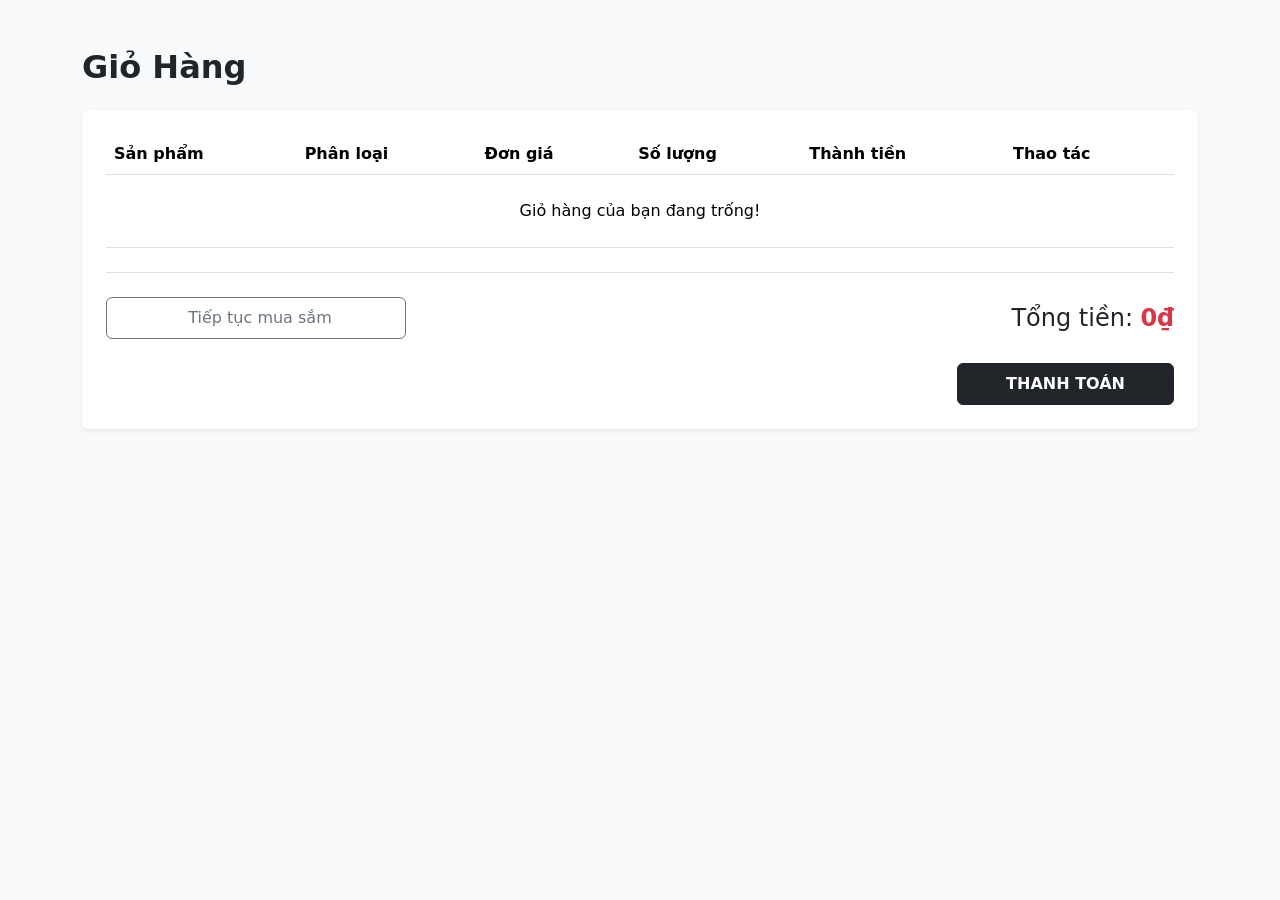
<file: cart.html>
<!DOCTYPE html>
<html lang="vi">
<head>
    <meta charset="UTF-8">
    <meta name="viewport" content="width=device-width, initial-scale=1.0">
    <title>Giỏ Hàng Của Bạn</title>
    <link href="https://cdn.jsdelivr.net/npm/bootstrap@5.3.3/dist/css/bootstrap.min.css" rel="stylesheet">
</head>
<body class="bg-light">

   <div class="container my-5">
        <h2 class="mb-4 fw-bold">Giỏ Hàng</h2>
        
        <div class="bg-white p-3 p-md-4 rounded shadow-sm">
            
            <div class="table-responsive">
                <table class="table align-middle text-nowrap mb-0">
                    <thead>
                        <tr>
                            <th>Sản phẩm</th>
                            <th>Phân loại</th>
                            <th>Đơn giá</th>
                            <th>Số lượng</th>
                            <th>Thành tiền</th>
                            <th>Thao tác</th>
                        </tr>
                    </thead>
                    <tbody id="cart-items">
                        </tbody>
                </table>
            </div>
            
            <div class="d-flex flex-column-reverse flex-md-row justify-content-between align-items-center gap-3 mt-4 border-top pt-4">
                
                <div class="d-grid w-100" style="max-width: 300px;">
                    <a href="#" onclick="if(document.referrer) { history.back(); } else { window.location.href = 'index.html'; } return false;" class="btn btn-outline-secondary px-4 py-2">
                        <i class="fa fa-arrow-left me-2"></i> Tiếp tục mua sắm
                    </a>
                </div>
                
                <h4 class="m-0 text-center text-md-end w-100">Tổng tiền: <span id="cart-total" class="text-danger fw-bold">0₫</span></h4>
            </div>
            
            <div class="d-grid d-md-flex justify-content-md-end mt-3 mt-md-4">
                <button class="btn btn-dark px-5 py-3 py-md-2 fw-bold">THANH TOÁN</button>
            </div>

        </div>
    </div>

   <script>
    document.addEventListener("DOMContentLoaded", function () {
        const cartItemsContainer = document.getElementById('cart-items');
        const cartTotalElement = document.getElementById('cart-total');
        
        let cart = JSON.parse(localStorage.getItem('shoppingCart')) || [];

        function renderCart() {
            cartItemsContainer.innerHTML = '';
            let total = 0;

            if (cart.length === 0) {
                cartItemsContainer.innerHTML = '<tr><td colspan="6" class="text-center py-4">Giỏ hàng của bạn đang trống!</td></tr>';
                cartTotalElement.innerText = '0₫';
                return;
            }

            cart.forEach((item, index) => {
                const itemTotal = item.price * item.quantity;
                total += itemTotal;

                const priceFormatted = item.price.toLocaleString('vi-VN') + '₫';
                const itemTotalFormatted = itemTotal.toLocaleString('vi-VN') + '₫';

                cartItemsContainer.innerHTML += `
                    <tr>
                        <td>
                            <div class="d-flex align-items-center gap-3">
                                <img src="${item.image}" alt="${item.name}" style="width: 80px; height: 80px; object-fit: contain; border: 1px solid #ddd; border-radius: 4px;">
                                <span class="fw-semibold">${item.name}</span>
                            </div>
                        </td>
                        <td class="text-secondary small">
                            Màu: ${item.color} <br> Size: ${item.size}
                        </td>
                        <td>${priceFormatted}</td>
                        <td>
                            <div class="input-group input-group-sm" style="width: 110px;">
                                <button class="btn btn-outline-secondary decrease-btn" type="button" data-index="${index}">-</button>
                                <input type="text" class="form-control text-center fw-bold bg-white" value="${item.quantity}" readonly>
                                <button class="btn btn-outline-secondary increase-btn" type="button" data-index="${index}">+</button>
                            </div>
                        </td>
                        <td class="fw-bold text-dark">${itemTotalFormatted}</td>
                        <td>
                            <button class="btn btn-sm btn-danger px-2 py-1 remove-btn" data-index="${index}">Xóa</button>
                        </td>
                    </tr>
                `;
            });

            cartTotalElement.innerText = total.toLocaleString('vi-VN') + '₫';

            document.querySelectorAll('.remove-btn').forEach(button => {
                button.addEventListener('click', function() {
                    const idx = this.getAttribute('data-index');
                    cart.splice(idx, 1); 
                    localStorage.setItem('shoppingCart', JSON.stringify(cart)); 
                    renderCart(); 
                });
            });

            document.querySelectorAll('.increase-btn').forEach(button => {
                button.addEventListener('click', function() {
                    const idx = this.getAttribute('data-index');
                    cart[idx].quantity += 1; 
                    localStorage.setItem('shoppingCart', JSON.stringify(cart)); 
                    renderCart(); 
                });
            });

            document.querySelectorAll('.decrease-btn').forEach(button => {
                button.addEventListener('click', function() {
                    const idx = this.getAttribute('data-index');
                    if (cart[idx].quantity > 1) {
                        cart[idx].quantity -= 1; 
                        localStorage.setItem('shoppingCart', JSON.stringify(cart));
                        renderCart();
                    } else {
                        if (confirm("Bạn có muốn xóa sản phẩm này khỏi giỏ hàng?")) {
                            cart.splice(idx, 1);
                            localStorage.setItem('shoppingCart', JSON.stringify(cart));
                            renderCart();
                        }
                    }
                });
            });
        }

        renderCart();
    });
</script>
</body>
</html>
</file>
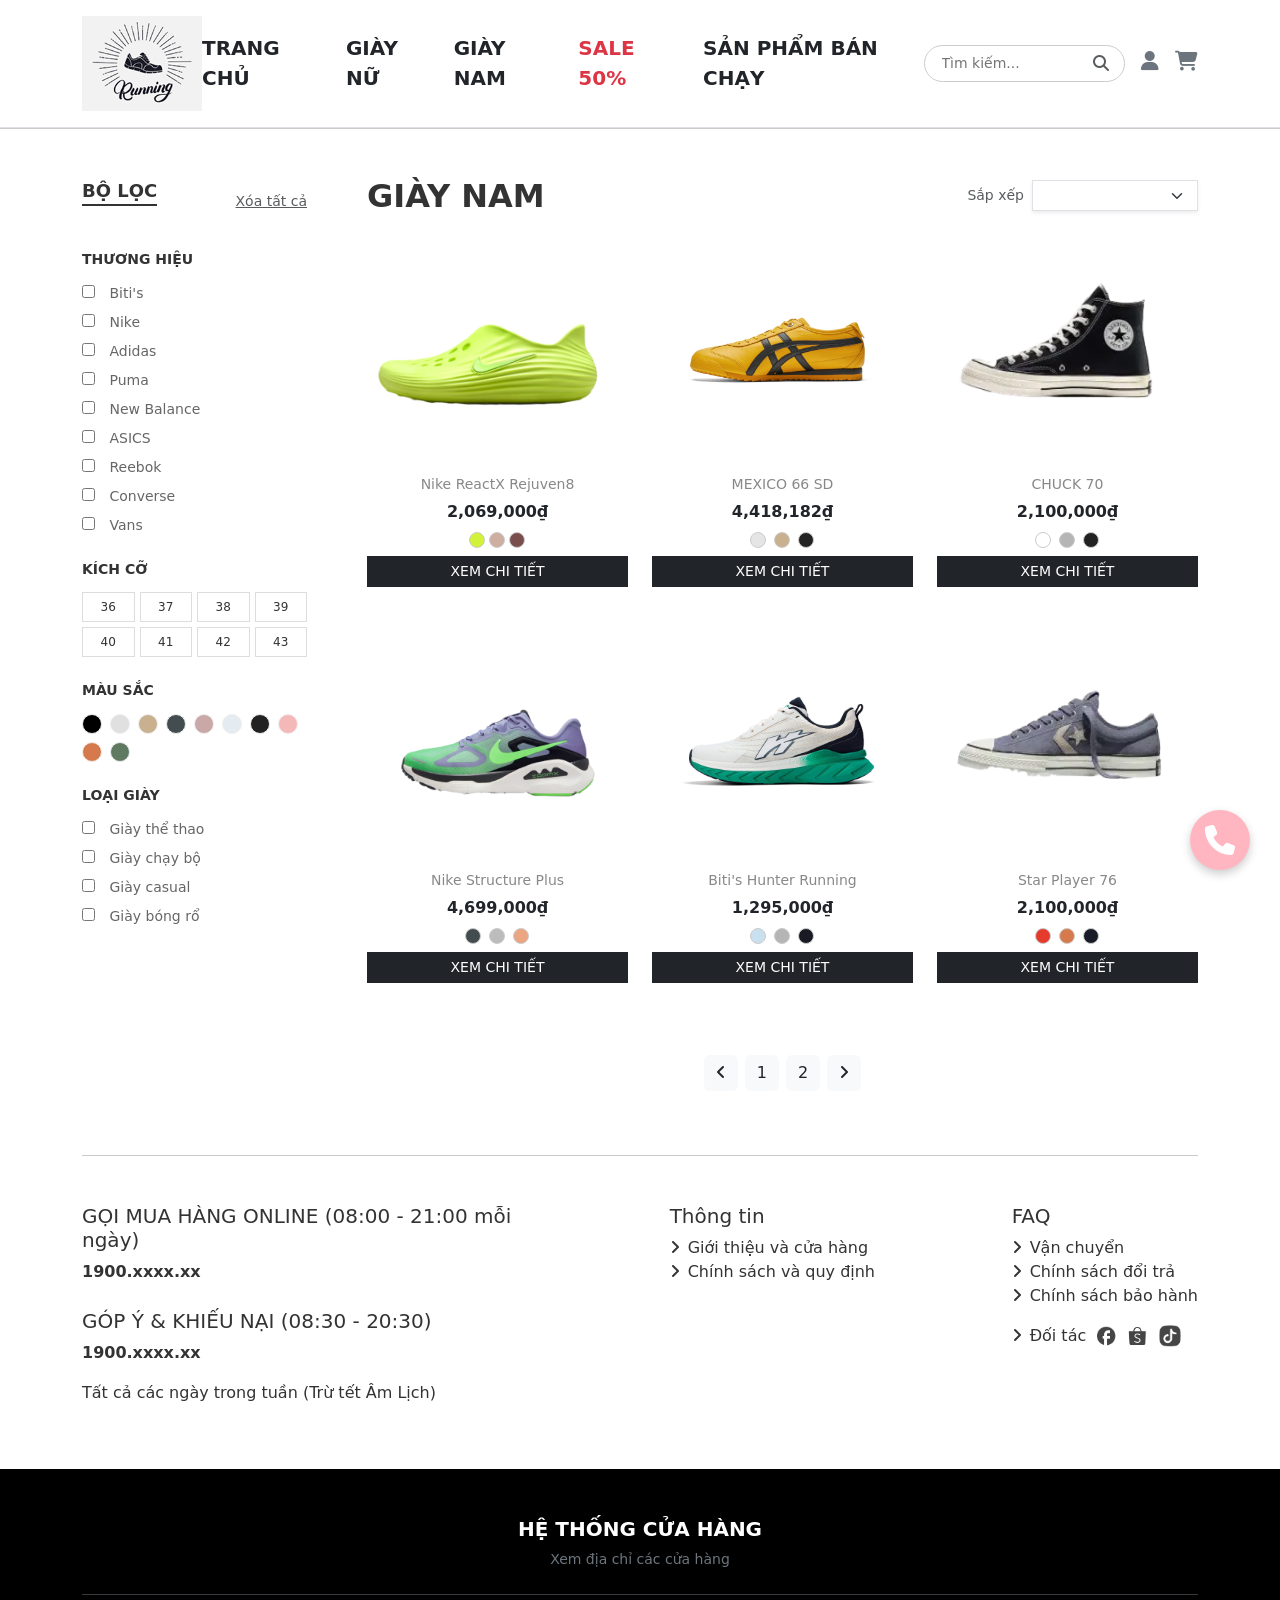
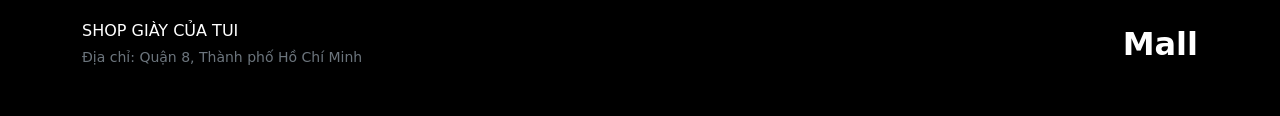
<file: giaynam.html>
<!DOCTYPE html>
<html lang="vi">

<head>
    <meta charset="UTF-8">
    <meta name="viewport" content="width=device-width, initial-scale=1.0">
    <title>Danh mục Giày Nam</title>
    <link rel="stylesheet" href="https://cdnjs.cloudflare.com/ajax/libs/font-awesome/6.4.0/css/all.min.css">
    <link href="https://cdn.jsdelivr.net/npm/bootstrap@5.3.3/dist/css/bootstrap.min.css" rel="stylesheet">

    <style>
        body {
            font-family: system-ui, -apple-system, sans-serif;
            color: #333;
        }

        a {
            text-decoration: none;
            color: inherit;
        }

        /* HEADER */
        .logo img {
            width: 120px;
            object-fit: contain;
        }

        .nav-menu .top-nav a,
        .nav-menu .bottom-nav a {
            font-size: 18px;
            font-weight: 500;
            text-transform: uppercase;
        }

        .search-box {
            border: 1px solid #ccc;
            border-radius: 20px;
            padding: 5px 15px;
            width: 180px;
        }

        .search-box input {
            border: none;
            outline: none;
            width: 100%;
            font-size: 14px;
        }

        /* SIDEBAR BỘ LỌC */
        .filter-title {
            font-size: 18px;
            font-weight: bold;
            text-transform: uppercase;
            margin-bottom: 20px;
            border-bottom: 2px solid #333;
            display: inline-block;
        }

        .filter-section h6 {
            font-size: 14px;
            font-weight: bold;
            text-transform: uppercase;
            margin: 25px 0 15px;
        }

        .filter-list {
            list-style: none;
            padding: 0;
            font-size: 14px;
            color: #666;
        }

        .filter-list li {
            margin-bottom: 8px;
            cursor: pointer;
        }

        .filter-list input {
            margin-right: 10px;
        }

        /* Size Grid */
        .size-grid {
            display: grid;
            grid-template-columns: repeat(4, 1fr);
            gap: 5px;
        }

        .size-item {
            border: 1px solid #ddd;
            padding: 5px;
            text-align: center;
            font-size: 12px;
            cursor: pointer;
        }

        .size-item:hover {
            border-color: #333;
        }

        /* Color Dots */
        .color-filter-dots {
            display: flex;
            gap: 8px;
            flex-wrap: wrap;
        }

        .color-dot {
            width: 20px;
            height: 20px;
            border-radius: 50%;
            border: 1px solid #eee;
            cursor: pointer;
        }

        /* PRODUCT LIST */
        .category-title {
            font-size: 32px;
            font-weight: bold;
            text-transform: uppercase;
            margin-bottom: 30px;
        }

        .product-card .img-wrapper {
            width: 100%;
            height: 220px;
            display: flex;
            align-items: center;
            justify-content: center;
            margin-bottom: 15px;
        }

        .product-card .img-wrapper img {
            max-width: 100%;
            max-height: 100%;
            object-fit: contain;
        }

        .product-name {
            font-size: 14px;
            color: #888;
            margin-bottom: 5px;
        }

        .product-price {
            font-size: 16px;
            font-weight: bold;
        }

        .product-card .color-dots .color-dot {
            width: 16px;
            height: 16px;
            border-radius: 50%;
            border: 1px solid #ccc;
            cursor: pointer;
            transition: transform 0.2s;
        }

        .product-card .color-dots .color-dot:hover {
            transform: scale(1.2);
        }

        .social-row img {
            width: 24px;
            height: 24px;
            object-fit: contain;
            cursor: pointer;
        }

        /* FOOTER */
        .footer-black {
            background: #000;
            color: #fff;
            padding: 40px 0;
        }

        .footer-white {
            font-size: 13px;
            color: #666;
        }

        /* NÚT FLOAT */
        .floating-btn {
            position: fixed;
            bottom: 30px;
            right: 30px;
            width: 60px;
            height: 60px;
            background-color: #ffb6c1;
            border-radius: 50%;
            display: flex;
            align-items: center;
            justify-content: center;
            box-shadow: 0 4px 10px rgba(0, 0, 0, 0.2);
            cursor: pointer;
            z-index: 999;
            transition: 0.3s;
        }

        .floating-btn:hover {
            background-color: #ff9fb0;
        }

        .floating-btn svg {
            width: 30px;
            height: 30px;
            fill: #fff;
        }

        /* RESPONSIVE */
        @media (max-width: 767.98px) {

            header.container {
                flex-direction: column !important;
                gap: 15px;
                text-align: center;
            }

            .nav-menu {
                padding-left: 0 !important;
            }

            .nav-menu .top-nav {
                flex-wrap: wrap;
                justify-content: center;
                gap: 15px !important;
                font-size: 16px !important;
            }

            .nav-menu .bottom-nav {
                font-size: 16px !important;
            }

            .search-box {
                width: 100% !important;
            }

            .banner {
                height: 250px !important;

            }

            .category-title,
            .section-title {
                font-size: 24px !important;
            }

            .product-card .img-wrapper {
                height: 140px !important;
            }

            .product-name {
                font-size: 13px !important;
            }

            .product-price {
                font-size: 14px !important;
            }

            /*Form */
            .login-box,
            .account-banner {
                padding: 40px 20px !important;
            }

            .login-box h1 {
                font-size: 28px !important;
            }

            .benefits-box {
                padding-left: 0 !important;
                border-left: none !important;
                border-top: 1px solid #ddd;
                padding-top: 30px;
                margin-top: 20px;
            }

            .footer-col {
                text-align: center;
                margin-bottom: 30px !important;
            }

            .social-row {
                justify-content: center !important;
            }

            .footer-black-bottom {
                flex-direction: column;
                text-align: center !important;
                gap: 20px;
            }

            .mall-section {
                justify-content: center !important;
            }
        }

        @media (max-width: 575.98px) {
            .nav-menu .top-nav {
                flex-direction: column;
                gap: 10px !important;
            }
        }
    </style>
</head>

<body>

    <header class="navbar navbar-expand-lg navbar-light bg-white border-bottom py-3 sticky-top">
        <div class="container align-items-center">
            <button class="navbar-toggler shadow-none border-0 pe-2" type="button" data-bs-toggle="offcanvas"
                data-bs-target="#offcanvasMenu" aria-controls="offcanvasMenu" aria-label="Toggle navigation">
                <span class="navbar-toggler-icon"></span>
            </button>

            <a class="navbar-brand logo p-0 m-0 mx-auto mx-lg-0" href="index.html">
                <img src="Image/Logo.png" alt="Logo" style="width: 120px; object-fit: contain;">
            </a>

            <div class="offcanvas offcanvas-start" tabindex="-1" id="offcanvasMenu"
                aria-labelledby="offcanvasMenuLabel">

                <div class="offcanvas-header border-bottom d-lg-none">
                    <img src="Image/Logo.png" alt="Logo" style="width: 100px;">
                    <button type="button" class="btn-close shadow-none" data-bs-dismiss="offcanvas"
                        aria-label="Close"></button>
                </div>

                <div class="offcanvas-body">
                    <div
                        class="nav-menu d-flex flex-column flex-lg-row gap-3 gap-lg-4 flex-grow-1 justify-content-center align-items-start align-items-lg-center w-100">
                        <div class="d-flex flex-column flex-lg-row gap-3 gap-lg-4 fs-5 text-uppercase fw-semibold">
                            <a href="index.html" class="nav-link">TRANG CHỦ</a>

                            <a href="giaynu.html" class="nav-link">GIÀY NỮ</a>
                            <a href="giaynam.html" class="nav-link">GIÀY NAM</a>
                            <a href="sale.html" class="nav-link text-danger">SALE 50%</a>
                            <a href="banchay.html" class="nav-link">SẢN PHẨM BÁN CHẠY</a>
                        </div>
                    </div>
                </div>
            </div>

            <div class="d-flex align-items-center gap-3">
                <div class="search-box d-none d-md-flex align-items-center w-auto"
                    style="border: 1px solid #ccc; border-radius: 20px; padding: 6px 15px; width: 180px;">
                    <input type="text" placeholder="Tìm kiếm..." class="w-100"
                        style="border: none; outline: none; font-size: 14px;">
                    <i class="fa fa-search text-muted"></i>
                </div>

                <a href="login.html" class="text-secondary"><i class="fa fa-user fs-5 icon-action" title="User"></i></a>
                <a href="cart.html" class="text-secondary"><i class="fa fa-shopping-cart fs-5 icon-action"
                        title="Cart"></i></a>
            </div>
        </div>
    </header>

    <hr class="m-0 opacity-10">

    <main class="container my-5">
        <div class="row">

            <aside class="col-lg-3 pe-lg-5">
                <div class="d-flex justify-content-between align-items-center mb-2">
                    <span class="filter-title">BỘ LỌC</span>
                    <a href="#" id="clear-all-filters" class="text-muted small text-decoration-underline">Xóa tất cả</a>
                </div>

                <div class="filter-section">
                    <h6>Thương hiệu</h6>
                    <ul class="filter-list">
                        <li><input type="checkbox" value="bitis"> Biti's</li>
                        <li><input type="checkbox" value="nike"> Nike</li>
                        <li><input type="checkbox" value="adidas"> Adidas</li>
                        <li><input type="checkbox" value="puma"> Puma</li>
                        <li><input type="checkbox" value="new-balance"> New Balance</li>
                        <li><input type="checkbox" value="asics"> ASICS</li>
                        <li><input type="checkbox" value="reebok"> Reebok</li>
                        <li><input type="checkbox" value="converse"> Converse</li>
                        <li><input type="checkbox" value="vans"> Vans</li>
                    </ul>
                </div>

                <div class="filter-section">
                    <h6>Kích cỡ</h6>
                    <div class="size-grid">
                        <div class="size-item">36</div>
                        <div class="size-item">37</div>
                        <div class="size-item">38</div>
                        <div class="size-item">39</div>
                        <div class="size-item">40</div>
                        <div class="size-item">41</div>
                        <div class="size-item">42</div>
                        <div class="size-item">43</div>
                    </div>
                </div>

                <div class="filter-section">
                    <h6>Màu sắc</h6>
                    <div class="color-filter-dots">
                        <div class="color-dot" style="background: #000;" data-color="black"></div>
                        <div class="color-dot" style="background: #e0e0e0;" data-color="light-gray"></div>
                        <div class="color-dot" style="background: #c9b08f;" data-color="beige"></div>
                        <div class="color-dot" style="background: #434d4f;" data-color="dark-gray"></div>
                        <div class="color-dot" style="background: #cba8a8;" data-color="light-pink"></div>
                        <div class="color-dot" style="background: #e4ebf1;" data-color="light-blue"></div>
                        <div class="color-dot" style="background: #222;" data-color="dark"></div>
                        <div class="color-dot" style="background: #f4b8b8;" data-color="light-pink"></div>
                        <div class="color-dot" style="background: #d67a4d;" data-color="orange"></div>
                        <div class="color-dot" style="background: #5f7a61;" data-color="green"></div>
                    </div>
                </div>
                <div class="filter-section">
                    <h6>Loại giày</h6>
                    <ul class="filter-list">
                        <li><input type="checkbox" value="the-thao"> Giày thể thao</li>
                        <li><input type="checkbox" value="chay-bo"> Giày chạy bộ</li>
                        <li><input type="checkbox" value="casual"> Giày casual</li>
                        <li><input type="checkbox" value="bong-ro"> Giày bóng rổ</li>
                    </ul>
                </div>
            </aside>

            <section class="col-lg-9">
                <div class="d-flex justify-content-between align-items-center mb-4">
                    <h1 class="category-title m-0">GIÀY NAM</h1>
                    <div class="d-flex align-items-center gap-2">
                        <span class="text-muted small">Sắp xếp</span>
                        <select id="sort-select" class="form-select form-select-sm w-auto text-muted shadow-sm"
                            style="cursor:pointer; border-radius: 0;">
                            <option></option>
                            <option value="default">Mới nhất</option>
                            <option value="price-asc">Giá thấp đến cao</option>
                            <option value="price-desc">Giá cao đến thấp</option>
                        </select>
                    </div>
                </div>

                <div class="row g-4" id="product-list">
                    <div class="col-md-4 col-6 mb-4 product-item" data-brand="nike"
                        data-color="green light-pink dark-gray" data-type="the-thao" data-size="39 40 41 42"
                        data-price="2069000" data-order="1">
                        <div class="card product-card border-0 text-center">
                            <div class="img-wrapper"><img src="Image/nikereact 8.png" alt=""></div>
                            <div class="product-name">Nike ReactX Rejuven8</div>
                            <div class="product-price">2,069,000₫</div>
                            <div class="color-dots d-flex justify-content-center gap-1 mt-2">
                                <div class="color-dot" style="background-color: #d1f238;" title="Xanh Neon"></div>
                                <div class="color-dot" style="background-color: #cdaea1;" title="Hồng Đất"></div>
                                <div class="color-dot" style="background-color: #7b4e4e;" title="Đỏ Đô"></div>
                            </div>
                            <a href="chitietgiaynam.html" class="btn btn-dark btn-sm w-100 mt-2"
                                style="border-radius: 0;">
                                XEM CHI TIẾT
                            </a>
                        </div>
                    </div>

                    <div class="col-md-4 col-6 mb-4 product-item" data-brand="asics" data-color="light-gray beige dark"
                        data-type="casual" data-size="39 40 41 42" data-price="4418182" data-order="2">
                        <div class="card product-card border-0 text-center">
                            <div class="img-wrapper"><img src="Image/MEXICO 66 SD.webp" alt=""></div>
                            <div class="product-name">MEXICO 66 SD</div>
                            <div class="product-price">4,418,182₫</div>
                            <div class="color-dots d-flex justify-content-center gap-2 mt-2">
                                <div class="color-dot" style="background-color: #e5e5e5;" title="Xám Nhạt"></div>
                                <div class="color-dot" style="background-color: #c9b08f;" title="Nâu Vàng"></div>
                                <div class="color-dot" style="background-color: #222222;" title="Đen"></div>
                            </div>
                            <a href="#" class="btn btn-dark btn-sm w-100 mt-2" style="border-radius: 0;">
                                XEM CHI TIẾT
                            </a>
                        </div>
                    </div>

                    <div class="col-md-4 col-6 mb-4 product-item" data-brand="converse" data-color="light-gray black"
                        data-type="casual" data-size="39 40 41 42" data-price="2100000" data-order="3">
                        <div class="card product-card border-0 text-center">
                            <div class="img-wrapper"><img src="Image/chunk70.png" alt=""></div>
                            <div class="product-name">CHUCK 70</div>
                            <div class="product-price">2,100,000₫</div>
                            <div class="color-dots d-flex justify-content-center gap-2 mt-2">
                                <div class="color-dot" style="background-color: #ffffff;" title="Trắng"></div>
                                <div class="color-dot" style="background-color: #b5b5b5;" title="Xám"></div>
                                <div class="color-dot" style="background-color: #222222;" title="Đen"></div>
                            </div>
                            <a href="#" class="btn btn-dark btn-sm w-100 mt-2" style="border-radius: 0;">
                                XEM CHI TIẾT
                            </a>
                        </div>
                    </div>

                    <div class="col-md-4 col-6 mb-4 product-item" data-brand="nike"
                        data-color="dark-gray light-gray orange" data-type="the-thao chay-bo" data-size="39 40 41 42"
                        data-price="4699000" data-order="4">
                        <div class="card product-card border-0 text-center">
                            <div class="img-wrapper"><img src="Image/nike plus.png" alt=""></div>
                            <div class="product-name">Nike Structure Plus</div>
                            <div class="product-price">4,699,000₫</div>
                            <div class="color-dots d-flex justify-content-center gap-2 mt-2">
                                <div class="color-dot" style="background-color: #434d4f;" title="Xanh Đen"></div>
                                <div class="color-dot" style="background-color: #bcbcbc;" title="Xám"></div>
                                <div class="color-dot" style="background-color: #eba582;" title="Cam Đào"></div>
                            </div>
                            <a href="#" class="btn btn-dark btn-sm w-100 mt-2" style="border-radius: 0;">
                                XEM CHI TIẾT
                            </a>
                        </div>
                    </div>

                    <div class="col-md-4 col-6 mb-4 product-item" data-brand="bitis"
                        data-color="light-blue light-gray dark" data-type="the-thao chay-bo" data-size="39 40 41 42"
                        data-price="1295000" data-order="5">
                        <div class="card product-card border-0 text-center">
                            <div class="img-wrapper"><img src="Image/Bitis Running Nam.jpg" alt=""></div>
                            <div class="product-name">Biti's Hunter Running</div>
                            <div class="product-price">1,295,000₫</div>
                            <div class="color-dots d-flex justify-content-center gap-2 mt-2">
                                <div class="color-dot" style="background-color: #c9e0ef;" title="Xanh Nhạt"></div>
                                <div class="color-dot" style="background-color: #b5b5b5;" title="Xám"></div>
                                <div class="color-dot" style="background-color: #1a1a24;" title="Đen"></div>
                            </div>
                            <a href="#" class="btn btn-dark btn-sm w-100 mt-2" style="border-radius: 0;">
                                XEM CHI TIẾT
                            </a>
                        </div>
                    </div>

                    <div class="col-md-4 col-6 mb-4 product-item" data-brand="converse" data-color="orange dark"
                        data-type="casual" data-size="39 40 41 42" data-price="2100000" data-order="6">
                        <div class="card product-card border-0 text-center">
                            <div class="img-wrapper"><img src="Image/slay.png" alt=""></div>
                            <div class="product-name">Star Player 76</div>
                            <div class="product-price">2,100,000₫</div>
                            <div class="color-dots d-flex justify-content-center gap-2 mt-2">
                                <div class="color-dot" style="background-color: #e43c2c;" title="Đỏ"></div>
                                <div class="color-dot" style="background-color: #d67a4d;" title="Cam Đất"></div>
                                <div class="color-dot" style="background-color: #171c26;" title="Xanh Navy"></div>
                            </div>
                            <a href="#" class="btn btn-dark btn-sm w-100 mt-2" style="border-radius: 0;">
                                XEM CHI TIẾT
                            </a>
                        </div>
                    </div>
                </div>

                <nav class="mt-5">
                    <ul class="pagination justify-content-center border-0">
                        <li class="page-item mx-1"><a class="page-link rounded border-0 bg-light text-dark" href="#"><i
                                    class="fa fa-angle-left"></i></a></li>
                        <li class="page-item mx-1"><a class="page-link rounded border-0 bg-light text-dark"
                                href="#">1</a></li>
                        <li class="page-item mx-1"><a class="page-link rounded border-0 bg-light text-dark"
                                href="#">2</a></li>
                        <li class="page-item mx-1"><a class="page-link rounded border-0 bg-light text-dark" href="#"><i
                                    class="fa fa-angle-right"></i></a></li>
                    </ul>
                </nav>
            </section>
        </div>
    </main>

    <div class="container pb-4">
        <hr class="divider mb-5">
        <div class="row justify-content-between">
            <div class="col-md-5 footer-col mb-4">
                <h5>GỌI MUA HÀNG ONLINE (08:00 - 21:00 mỗi ngày)</h5>
                <p><strong>1900.xxxx.xx</strong></p>
                <h5 style="margin-top: 25px;">GÓP Ý & KHIẾU NẠI (08:30 - 20:30)</h4>
                    <p><strong>1900.xxxx.xx</strong></p>
                    <p>Tất cả các ngày trong tuần (Trừ tết Âm Lịch)</p>
            </div>
            <div class="col-md-auto footer-col mb-4">
                <h5>Thông tin</h5>
                <ul class="list-unstyled">
                    <li><i class="fa fa-angle-right me-2"></i>Giới thiệu và cửa hàng</li>
                    <li><i class="fa fa-angle-right me-2"></i>Chính sách và quy định</li>
                </ul>
            </div>
            <div class="col-md-auto footer-col mb-4">
                <h5>FAQ</h5>
                <ul class="list-unstyled">
                    <li><i class="fa fa-angle-right me-2"></i>Vận chuyển</li>
                    <li><i class="fa fa-angle-right me-2"></i>Chính sách đổi trả</li>
                    <li><i class="fa fa-angle-right me-2"></i>Chính sách bảo hành</li>
                    <li class="mt-3">
                        <div class="social-row d-flex align-items-center gap-2">
                            <span><i class="fa fa-angle-right me-2"></i>Đối tác</span>
                            <img src="Image/fb.png" alt="FB">
                            <img src="Image/shoppe.png" alt="Shopee">
                            <img src="Image/tiktok.png" alt="Tiktok">
                        </div>
                    </li>
                </ul>
            </div>
        </div>
    </div>

    <footer class="bg-black text-white py-5">
        <div class="container text-center">
            <h3 class="fs-5 fw-semibold mb-2">HỆ THỐNG CỬA HÀNG</h3>
            <p class="text-secondary small mb-4">Xem địa chỉ các cửa hàng</p>
            <hr class="border-secondary opacity-50 mb-4">

            <div class="d-flex flex-column flex-md-row justify-content-between align-items-center text-start">
                <div class="info mb-3 mb-md-0">
                    <p class="text-white fw-medium mb-1">SHOP GIÀY CỦA TUI</p>
                    <p class="text-secondary small mb-0">Địa chỉ: Quận 8, Thành phố Hồ Chí Minh</p>
                </div>
                <div class="mall-section d-flex align-items-center gap-3">
                    <span class="fs-2 fw-bold">Mall</span>
                </div>
            </div>
        </div>
    </footer>

    <div class="floating-btn" id="hotline-btn">
        <svg xmlns="http://www.w3.org/2000/svg" viewBox="0 0 512 512">
            <path
                d="M164.9 24.6c-7.7-18.6-28-28.5-47.4-23.2l-88 24C12.1 30.2 0 46 0 64C0 311.4 200.6 512 448 512c18 0 33.8-12.1 38.6-29.5l24-88c5.3-19.4-4.6-39.7-23.2-47.4l-96-40c-16.3-6.8-35.2-2.1-46.3 11.6L304.7 368C234.3 334.7 177.3 277.7 144 207.3L193.3 167c13.7-11.2 18.4-30 11.6-46.3l-40-96z" />
        </svg>
    </div>
    <script src="https://cdn.jsdelivr.net/npm/bootstrap@5.3.3/dist/js/bootstrap.bundle.min.js"></script>
    <script src="script/main.js"></script>
</body>

</html>
</file>
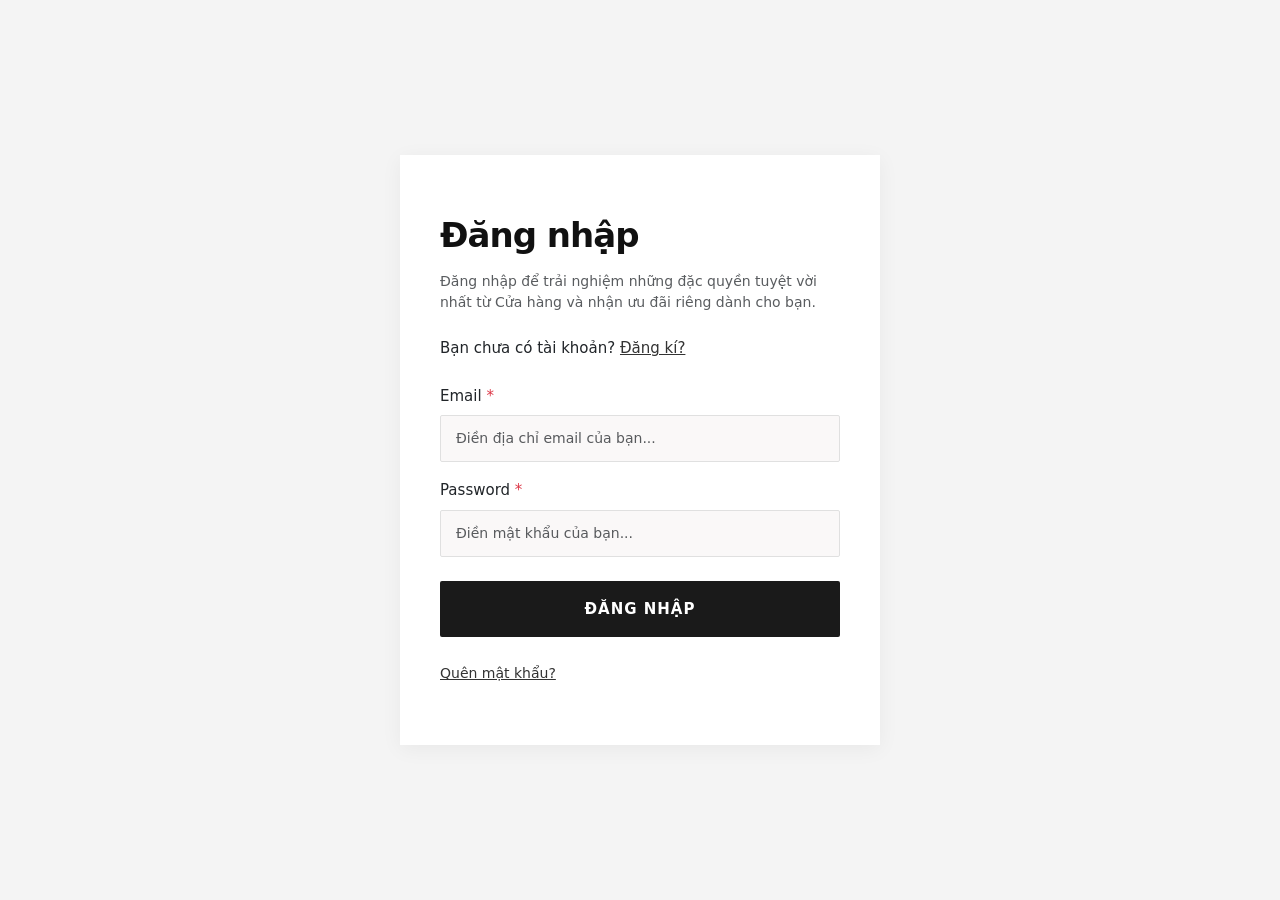
<file: login.html>
<!DOCTYPE html>
<html lang="vi">

<head>
    <meta charset="UTF-8">
    <meta name="viewport" content="width=device-width, initial-scale=1.0">
    <title>Đăng nhập - Shop Giày</title>

    <link href="https://cdn.jsdelivr.net/npm/bootstrap@5.3.3/dist/css/bootstrap.min.css" rel="stylesheet">

    <style>
        body {
            font-family: system-ui, -apple-system, sans-serif;
            background-color: #f4f4f4;
            height: 100vh;
            display: flex;
            align-items: center;
            justify-content: center;
            margin: 0;
        }

        .login-box {
            background-color: #ffffff;
            width: 100%;
            max-width: 480px;
            padding: 60px 40px;
            box-shadow: 0 4px 20px rgba(0, 0, 0, 0.05);
        }

        .login-box h1 {
            font-size: 34px;
            letter-spacing: -1px;
            color: #111;
        }

        .custom-input {
            background-color: #faf8f8;
            border: 1px solid #e0e0e0;
            border-radius: 2px;
            padding: 12px 15px;
            font-size: 14px;
        }

        .custom-input:focus {
            background-color: #fff;
            border-color: #333;
            box-shadow: none;
        }

        .custom-btn {
            background-color: #1a1a1a;
            border-radius: 2px;
            font-size: 15px;
            letter-spacing: 1px;
            transition: 0.3s;
        }

        .custom-btn:hover {
            background-color: #333;
        }

        a {
            color: #333;
        }
    </style>
</head>

<body>

    <div class="login-box">
        <h1 class="fw-bold mb-3">Đăng nhập</h1>

        <p class="text-muted mb-4 lh-base" style="font-size: 14px;">
            Đăng nhập để trải nghiệm những đặc quyền tuyệt vời nhất từ Cửa hàng và nhận ưu đãi riêng dành cho bạn.
        </p>

        <p class="mb-4" style="font-size: 15px;">
            Bạn chưa có tài khoản? <a href="dangki.html" class="text-decoration-underline">Đăng kí?</a>
        </p>

        <form action="xuly_login.php" method="POST">
            <div class="mb-3">
                <label for="email" class="form-label fw-medium" style="font-size: 15px;">Email <span
                        class="text-danger">*</span></label>
                <input type="email" class="form-control custom-input" id="email"
                    placeholder="Điền địa chỉ email của bạn..." name="txtEmail">
            </div>

            <div class="mb-4">
                <label for="password" class="form-label fw-medium" style="font-size: 15px;">Password <span
                        class="text-danger">*</span></label>
                <input type="password" class="form-control custom-input" id="password"
                    placeholder="Điền mật khẩu của bạn..." name="txtPassword">
            </div>

            <button type="submit" class="btn text-white w-100 py-3 fw-bold mb-4 custom-btn">ĐĂNG NHẬP</button>

            <a href="quenmatkhau.html" class="text-decoration-underline" style="font-size: 14px;">Quên mật khẩu?</a>
        </form>
    </div>

</body>

</html>
</file>
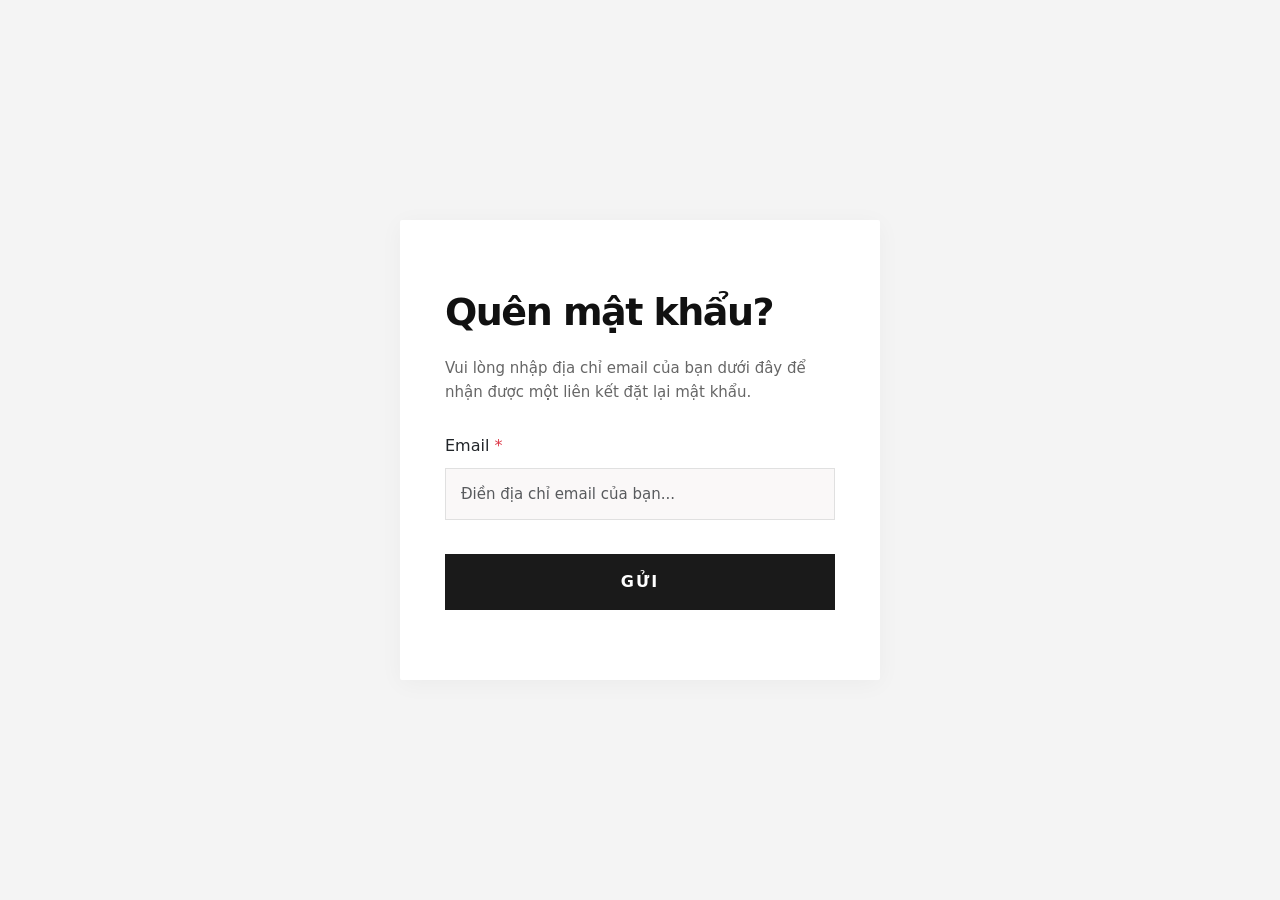
<file: quenmatkhau.html>
<!DOCTYPE html>
<html lang="vi">
<head>
    <meta charset="UTF-8">
    <meta name="viewport" content="width=device-width, initial-scale=1.0">
    <title>Quên mật khẩu - Shop Giày</title>
    
    <link href="https://cdn.jsdelivr.net/npm/bootstrap@5.3.3/dist/css/bootstrap.min.css" rel="stylesheet">
    
    <style>
        body {
            font-family: system-ui, -apple-system, sans-serif;
            background-color: #f4f4f4; 
            height: 100vh;
            display: flex;
            align-items: center;
            justify-content: center;
            margin: 0;
        }

        .login-box {
            background-color: #ffffff;
            width: 100%;
            max-width: 480px; 
            padding: 70px 45px;
            box-shadow: 0 4px 25px rgba(0,0,0,0.04);
            border-radius: 2px;
        }

        .login-box h1 {
            font-size: 38px;
            letter-spacing: -1.5px;
            color: #111;
            margin-bottom: 20px;
        }

        .login-box p {
            font-size: 15px;
            line-height: 1.6;
            color: #666;
            margin-bottom: 30px;
        }

        .custom-input {
            background-color: #faf8f8; 
            border: 1px solid #e0e0e0;
            border-radius: 0px;
            padding: 14px 15px;
            font-size: 15px;
        }

        .custom-input:focus {
            background-color: #fff;
            border-color: #333;
            box-shadow: none;
        }

        .form-label {
            font-size: 16px;
            font-weight: 500;
            margin-bottom: 10px;
        }

        .custom-btn {
            background-color: #1a1a1a;
            color: white;
            border: none;
            border-radius: 0px;
            font-size: 16px;
            font-weight: bold;
            letter-spacing: 2px;
            padding: 16px 0;
            transition: 0.3s;
            margin-top: 10px;
        }

        .custom-btn:hover {
            background-color: #333;
            color: white;
        }

        
    </style>
</head>
<body>

    <div class="login-box">
        <h1 class="fw-bold">Quên mật khẩu?</h1>
        
        <p>
            Vui lòng nhập địa chỉ email của bạn dưới đây để nhận được một liên kết đặt lại mật khẩu.
        </p>

        <form id="forgot-password-form">
            <div class="mb-4">
                <label for="email" class="form-label">Email <span class="text-danger">*</span></label>
                <input type="email" class="form-control custom-input" id="email" placeholder="Điền địa chỉ email của bạn..." required>
            </div>

            <button type="submit" class="btn custom-btn w-100">GỬI</button>
        </form>
    </div>
    <script>
        document.addEventListener("DOMContentLoaded", function () {
            const forgotForm = document.getElementById('forgot-password-form');

            if (forgotForm) {
                forgotForm.addEventListener('submit', function (e) {
                    e.preventDefault();
                    const emailValue = document.getElementById('email').value;
                    alert(`Một liên kết đặt lại mật khẩu đã được gửi đến email:\n${emailValue}\n\nVui lòng kiểm tra hộp thư của bạn!`);
                    window.location.href = 'login.html'; 
                });
            }
        });
    </script>
</body>
</html>
</file>
